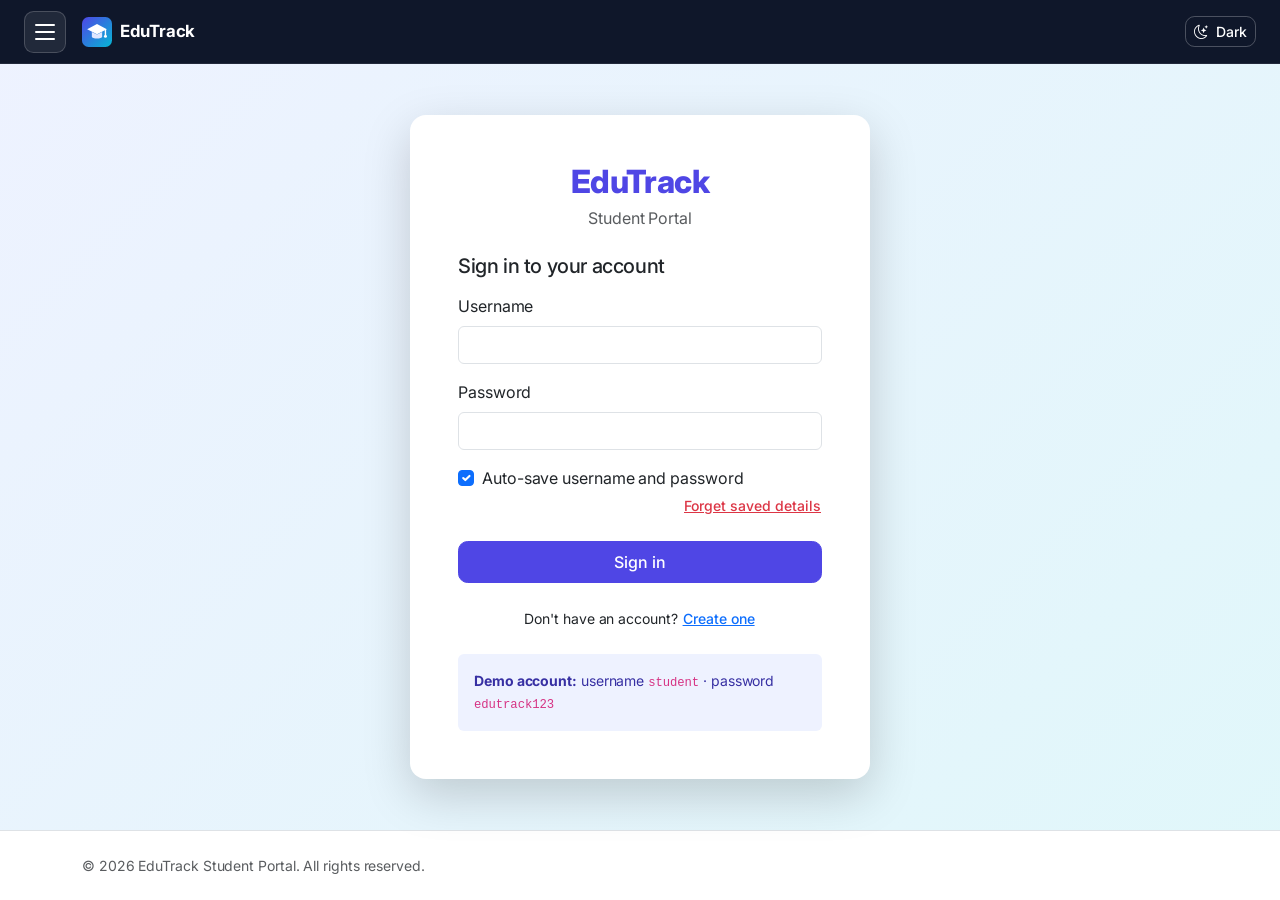
<file: edutrack/chat.html>
<!DOCTYPE html>
<html lang="en">
<head>
  <meta charset="UTF-8">
  <meta name="viewport" content="width=device-width, initial-scale=1.0">
  <meta name="description" content="EduTrack chat: ask the study assistant about tasks, deadlines and course progress in course channels.">
  <meta name="keywords" content="EduTrack, chat, assistant, channels">
  <meta name="author" content="Your Name">
  <title>Chat | EduTrack</title>
  <link rel="icon" type="image/svg+xml" href="assets/logo.svg">
  <script>
    (function () {
      try {
        var t = localStorage.getItem('edutrack.theme') ||
          (window.matchMedia('(prefers-color-scheme: dark)').matches ? 'dark' : 'light');
        document.documentElement.setAttribute('data-bs-theme', t);
      } catch (e) {}
    })();
  </script>
  <link rel="stylesheet" href="https://cdn.jsdelivr.net/npm/bootstrap@5.3.3/dist/css/bootstrap.min.css">
  <link rel="stylesheet" href="https://cdn.jsdelivr.net/npm/bootstrap-icons@1.11.3/font/bootstrap-icons.min.css">
  <link rel="stylesheet" href="css/style.css">
</head>
<body data-protected="true">

  <div id="topbar"></div>

  <div class="app-shell">

    <div class="app-content">
      <main class="container-fluid px-3 px-lg-4 py-4">

        <header class="mb-4">
          <h1 class="h3 mb-1">Study Chat</h1>
          <p class="text-muted mb-0">Ask the assistant about your tasks, deadlines and progress.</p>
        </header>

        <div class="row g-3">
          <div class="col-lg-3">
            <div class="card h-100 shadow-sm">
              <div class="card-header fw-semibold">Channels</div>
              <div class="list-group list-group-flush" id="channel-list"></div>
            </div>
          </div>

          <div class="col-lg-9">
            <div class="card shadow-sm">
              <div class="card-header d-flex flex-wrap justify-content-between align-items-center gap-2">
                <div>
                  <h2 class="h6 mb-0" id="channel-title">#General</h2>
                  <small class="text-muted" id="channel-subtitle">Assistant</small>
                </div>
                <div class="d-flex gap-2">
                  <input type="search" id="chat-search" class="form-control form-control-sm"
                         placeholder="Search messages" aria-label="Search messages">
                  <button id="clear-chat" class="btn btn-outline-danger btn-sm" type="button">Clear</button>
                </div>
              </div>

              <div class="chat-thread" id="chat-thread" role="log" aria-live="polite" aria-label="Messages"></div>

              <div class="px-3 pt-2 small text-muted d-none" id="typing-indicator">Assistant is typing&hellip;</div>

              <div class="px-3 pt-2 pb-1 d-flex flex-wrap gap-2" aria-label="Quick commands">
                <button type="button" class="btn btn-outline-secondary btn-sm" data-command="/tasks">/tasks</button>
                <button type="button" class="btn btn-outline-secondary btn-sm" data-command="/progress">/progress</button>
                <button type="button" class="btn btn-outline-secondary btn-sm" data-command="/help">/help</button>
              </div>

              <form id="chat-form" class="card-footer bg-transparent">
                <div class="input-group">
                  <textarea id="chat-input" class="form-control" rows="1" maxlength="500"
                            placeholder="Type a message (Enter to send, Shift+Enter for a new line)"
                            aria-label="Message"></textarea>
                  <button class="btn btn-primary" type="submit">Send</button>
                </div>
              </form>
            </div>
          </div>
        </div>

      </main>

      <div id="site-footer"></div>
    </div>
  </div>

  <script src="https://cdn.jsdelivr.net/npm/bootstrap@5.3.3/dist/js/bootstrap.bundle.min.js"></script>
  <script src="js/data.js"></script>
  <script src="js/store.js"></script>
  <script src="js/common.js"></script>
  <script src="js/ed.js"></script>
  <script src="js/chat.js"></script>
</body>
</html>
</file>
<file: edutrack/css/style.css>
/* ==========================================================================
   style.css - EduTrack
   Bootstrap 5.3 provides the grid and components and handles light/dark via
   data-bs-theme. This file defines the brand, navigation and page styles.
   ========================================================================== */

@import url('https://fonts.googleapis.com/css2?family=Inter:wght@400;500;600;700;800&display=swap');

:root {
  --edu-primary: #4f46e5;
  --edu-primary-dark: #3730a3;
  --edu-accent: #06b6d4;
  --edu-nav: #0f172a;
  --edu-nav-line: rgba(255, 255, 255, 0.08);
}

body {
  display: flex;
  flex-direction: column;
  min-height: 100vh;
  font-family: 'Inter', system-ui, -apple-system, 'Segoe UI', Roboto, sans-serif;
  letter-spacing: -0.005em;
}

h1, h2, h3, h4, h5, h6 {
  letter-spacing: -0.02em;
}

.btn {
  border-radius: 0.6rem;
  font-weight: 500;
}

.btn-primary {
  background-color: var(--edu-primary);
  border-color: var(--edu-primary);
}

.btn-primary:hover {
  background-color: var(--edu-primary-dark);
  border-color: var(--edu-primary-dark);
}

.card {
  border-radius: 0.9rem;
  border: 1px solid var(--bs-border-color-translucent);
}

/* ---------- Top bar ---------- */

.app-topbar {
  background: var(--edu-nav);
  border-bottom: 1px solid var(--edu-nav-line);
  min-height: 64px;
  z-index: 1030;
}

.app-topbar .navbar-brand {
  color: #fff;
  font-weight: 700;
  font-size: 1.05rem;
}

.app-topbar .navbar-brand:hover {
  color: #fff;
  opacity: 0.9;
}

/* Three-line hamburger; animates into an X when the menu is open */
.hamburger {
  width: 42px;
  height: 42px;
  flex: 0 0 42px;
  display: inline-flex;
  flex-direction: column;
  justify-content: center;
  align-items: center;
  gap: 5px;
  padding: 0;
  background: rgba(255, 255, 255, 0.08);
  border: 1px solid rgba(255, 255, 255, 0.18);
  border-radius: 0.6rem;
  cursor: pointer;
  transition: background-color 0.2s ease;
}

.hamburger:hover {
  background: rgba(255, 255, 255, 0.16);
}

.hamburger span {
  display: block;
  width: 20px;
  height: 2px;
  background: #fff;
  border-radius: 2px;
  transition: transform 0.25s ease, opacity 0.2s ease;
}

.hamburger[aria-expanded="true"] span:nth-child(1) {
  transform: translateY(7px) rotate(45deg);
}

.hamburger[aria-expanded="true"] span:nth-child(2) {
  opacity: 0;
}

.hamburger[aria-expanded="true"] span:nth-child(3) {
  transform: translateY(-7px) rotate(-45deg);
}

.hamburger:focus-visible {
  outline: 3px solid var(--edu-accent);
  outline-offset: 2px;
}

.btn-theme {
  color: #fff;
  background: transparent;
  border: 1px solid rgba(255, 255, 255, 0.25);
}

.btn-theme:hover {
  color: #fff;
  background: rgba(255, 255, 255, 0.12);
}

.user-chip {
  align-items: center;
  gap: 0.4rem;
  color: #e2e8f0;
  font-size: 0.9rem;
  padding: 0.3rem 0.7rem;
  border-radius: 2rem;
  background: rgba(255, 255, 255, 0.08);
}

/* ---------- Navigation panel (off-canvas) ---------- */

.site-menu {
  width: min(340px, 88vw);
}

.site-menu .offcanvas-header {
  border-bottom: 1px solid var(--bs-border-color);
}

.site-menu-list {
  padding: 0.6rem;
}

/* Nested levels are indented with a guide line */
.site-menu-list .site-menu-list {
  margin: 0.15rem 0 0.15rem 0.9rem;
  padding: 0.15rem 0 0.15rem 0.6rem;
  border-left: 1px solid var(--bs-border-color);
}

.site-menu-link {
  display: flex;
  align-items: center;
  gap: 0.7rem;
  width: 100%;
  padding: 0.6rem 0.75rem;
  border: 0;
  border-radius: 0.6rem;
  background: transparent;
  color: var(--bs-body-color);
  font-size: 0.95rem;
  font-weight: 500;
  text-align: left;
  text-decoration: none;
}

.site-menu-link:hover {
  background: var(--bs-tertiary-bg);
  color: var(--bs-body-color);
}

.site-menu-link:focus-visible {
  outline: 3px solid var(--edu-accent);
  outline-offset: -2px;
}

.site-menu-link > i:first-child {
  width: 1.2rem;
  text-align: center;
  font-size: 1.05rem;
  color: var(--bs-secondary-color);
}

.site-menu-link.is-active {
  background: rgba(79, 70, 229, 0.12);
  color: var(--edu-primary);
  font-weight: 600;
}

.site-menu-link.is-active > i:first-child {
  color: var(--edu-primary);
}

.site-menu-link.is-danger {
  color: #dc2626;
}

.site-menu-toggle .chevron {
  margin-left: auto;
  font-size: 0.8rem;
  color: var(--bs-secondary-color);
  transition: transform 0.2s ease;
}

.site-menu-toggle[aria-expanded="true"] {
  background: var(--bs-tertiary-bg);
}

.site-menu-toggle[aria-expanded="true"] .chevron {
  transform: rotate(180deg);
}

/* ---------- Shared page elements ---------- */

.app-content {
  flex: 1 1 auto;
  min-width: 0;
  display: flex;
  flex-direction: column;
}

.app-content > main,
main.page-main {
  flex: 1 0 auto;
}

.eyebrow {
  font-size: 0.78rem;
  font-weight: 700;
  letter-spacing: 0.12em;
  text-transform: uppercase;
  color: var(--edu-primary);
}

[data-bs-theme="dark"] .eyebrow {
  color: #a5b4fc;
}

.hero {
  background:
    radial-gradient(1000px 420px at 0% -10%, rgba(79, 70, 229, 0.12), transparent 60%),
    radial-gradient(800px 380px at 100% 0%, rgba(6, 182, 212, 0.12), transparent 60%);
}

.feature-icon {
  flex: 0 0 44px;
  height: 44px;
  display: inline-flex;
  align-items: center;
  justify-content: center;
  border-radius: 0.75rem;
  background: rgba(79, 70, 229, 0.12);
  color: var(--edu-primary);
  font-size: 1.2rem;
}

[data-bs-theme="dark"] .feature-icon {
  color: #a5b4fc;
}

.lift {
  transition: transform 0.2s ease, box-shadow 0.2s ease;
}

.lift:hover {
  transform: translateY(-4px);
  box-shadow: 0 0.75rem 2rem rgba(15, 23, 42, 0.12) !important;
}

.step-number {
  width: 40px;
  height: 40px;
  flex: 0 0 40px;
  display: inline-flex;
  align-items: center;
  justify-content: center;
  border-radius: 50%;
  background: var(--edu-primary);
  color: #fff;
  font-weight: 700;
}

.app-footer {
  border-top: 1px solid var(--bs-border-color);
  color: var(--bs-secondary-color);
  background: var(--bs-body-bg);
}

.footer-link {
  color: var(--bs-secondary-color);
  text-decoration: none;
}

.footer-link:hover {
  color: var(--edu-primary);
  text-decoration: underline;
}

/* ---------- Workspace: dashboard ---------- */

.stat-card {
  border: none;
  border-radius: 1rem;
}

.stat-label {
  font-size: 0.8rem;
  opacity: 0.9;
  text-transform: uppercase;
  letter-spacing: 0.06em;
}

.stat-value {
  font-size: 2rem;
  font-weight: 700;
  line-height: 1.1;
}

.chart-wrap {
  position: relative;
  height: 300px;
}

.progress {
  height: 1.1rem;
  border-radius: 0.5rem;
}

.progress-bar {
  font-size: 0.72rem;
  background-color: var(--edu-primary);
}

/* ---------- Workspace: tasks ---------- */

.task-card {
  transition: transform 0.15s ease, box-shadow 0.15s ease;
}

.task-card:hover {
  transform: translateY(-3px);
  box-shadow: 0 0.75rem 1.5rem rgba(15, 23, 42, 0.15) !important;
}

/* ---------- Workspace: chat ---------- */

.chat-thread {
  height: 420px;
  overflow-y: auto;
  display: flex;
  flex-direction: column;
  gap: 0.5rem;
  padding: 1rem;
}

.chat-day {
  text-align: center;
  font-size: 0.75rem;
  color: var(--bs-secondary-color);
  margin: 0.5rem 0;
}

.chat-day span {
  background: var(--bs-tertiary-bg);
  padding: 0.15rem 0.7rem;
  border-radius: 1rem;
}

.chat-row {
  display: flex;
}

.chat-row.mine {
  justify-content: flex-end;
}

.chat-bubble {
  max-width: 78%;
  padding: 0.5rem 0.75rem;
  border-radius: 1rem;
}

.chat-row.mine .chat-bubble {
  border-bottom-right-radius: 0.25rem;
}

.chat-row.theirs .chat-bubble {
  border-bottom-left-radius: 0.25rem;
}

.chat-text {
  white-space: pre-wrap;
  word-break: break-word;
}

.chat-time {
  font-size: 0.7rem;
  opacity: 0.75;
  text-align: right;
}

/* ---------- Sign-in page ---------- */

.auth-body {
  background: linear-gradient(135deg, #eef2ff 0%, #e0f7fa 100%);
}

[data-bs-theme="dark"] .auth-body {
  background: linear-gradient(135deg, #1e1b4b 0%, #0c4a6e 100%);
}

.auth-card {
  max-width: 460px;
  margin: 0 auto;
  border: none;
  border-radius: 1rem;
}

.brand-title {
  color: var(--edu-primary);
  font-weight: 800;
  letter-spacing: -0.02em;
}

[data-bs-theme="dark"] .brand-title {
  color: #a5b4fc;
}

.demo-hint {
  background: #eef2ff;
  color: var(--edu-primary-dark);
}

[data-bs-theme="dark"] .demo-hint {
  background: rgba(79, 70, 229, 0.2);
  color: #c7d2fe;
}

/* ---------- Responsive and accessibility ---------- */

@media (max-width: 575.98px) {
  .stat-value {
    font-size: 1.5rem;
  }

  .auth-card .card-body {
    padding: 1.5rem !important;
  }

  .chat-bubble {
    max-width: 90%;
  }
}

:focus-visible {
  outline: 3px solid var(--edu-accent);
  outline-offset: 2px;
}

@media (prefers-reduced-motion: reduce) {
  *,
  *::before,
  *::after {
    transition-duration: 0.01ms !important;
  }
}

/* ==========================================================================
   Course navigation bar
   ========================================================================== */
.course-pill {
  display: inline-flex;
  align-items: center;
  white-space: nowrap;
  padding: 0.4rem 0.9rem;
  border-radius: 2rem;
  border: 1px solid var(--bs-border-color);
  background: transparent;
  color: var(--bs-body-color);
  font-size: 0.9rem;
  font-weight: 500;
  transition: background-color 0.15s ease, border-color 0.15s ease;
}

.course-pill:hover {
  background: var(--bs-tertiary-bg);
}

.course-pill.active {
  background: var(--edu-primary);
  border-color: var(--edu-primary);
  color: #fff;
}

.course-pill .count {
  margin-left: 0.4rem;
  font-size: 0.75rem;
  padding: 0.05rem 0.45rem;
  border-radius: 1rem;
  background: var(--bs-tertiary-bg);
  color: var(--bs-body-color);
}

.course-pill.active .count {
  background: rgba(255, 255, 255, 0.22);
  color: #fff;
}

.course-pills {
  overflow-x: auto;
  padding-bottom: 0.25rem;
}

.course-search {
  min-width: 260px;
}

/* ==========================================================================
   Profile page
   ========================================================================== */
.avatar {
  width: 88px;
  height: 88px;
  border-radius: 50%;
  display: flex;
  align-items: center;
  justify-content: center;
  background: var(--edu-primary);
  color: #fff;
  font-size: 1.75rem;
  font-weight: 700;
}

.profile-details dt {
  color: var(--bs-secondary-color);
  font-weight: 600;
  margin-top: 0.75rem;
}

.profile-details dd {
  margin-bottom: 0;
}

.profile-details dt:first-child {
  margin-top: 0;
}

.page-header h1 {
  font-weight: 700;
}


/* ==========================================================================
   Top bar links (Home, Courses, Tasks, Profile)
   ========================================================================== */
.top-link {
  color: #cbd5e1;
  padding: 0.45rem 0.8rem;
  border-radius: 0.5rem;
  font-size: 0.92rem;
  font-weight: 500;
  text-decoration: none;
  transition: color 0.15s ease, background-color 0.15s ease;
}

.top-link:hover {
  color: #fff;
  background: rgba(255, 255, 255, 0.08);
}

.top-link.is-active {
  color: #fff;
  background: rgba(255, 255, 255, 0.16);
  font-weight: 600;
}

.top-link:focus-visible {
  outline: 3px solid var(--edu-accent);
  outline-offset: 2px;
}

.course-picker {
  min-width: 240px;
}

/* Top bar dropdown menus (Courses, Tasks) */
button.top-link {
  background: transparent;
  border: 0;
}

.top-dropdown {
  min-width: 17rem;
  padding: 0.4rem;
  border-radius: 0.75rem;
  box-shadow: 0 0.75rem 2rem rgba(15, 23, 42, 0.25);
}

.top-dropdown .dropdown-item {
  border-radius: 0.5rem;
  font-size: 0.92rem;
}

/* ==========================================================================
   Mobile friendly: phones and small tablets
   Everything the laptop can do works on a phone. Touch targets are at least
   about 44px, form fields are 16px so iPhones do not zoom in, the course table
   turns into a card per course, and the Ask Ed button does not hide content.
   ========================================================================== */

@media (max-width: 767.98px) {
  .btn { min-height: 44px; }
  .btn-sm { min-height: 40px; padding: 0.4rem 0.75rem; font-size: 0.92rem; }
  .form-control,
  .form-select { min-height: 44px; font-size: 16px; }
  .btn-close { width: 44px; height: 44px; }
  .btn-theme { min-width: 44px; min-height: 44px; display: inline-flex; align-items: center; justify-content: center; }
  .hamburger { width: 46px; height: 46px; }
  .site-menu-link { min-height: 46px; }
  .top-link { min-height: 44px; display: inline-flex; align-items: center; }
  .course-pill { min-height: 42px; }
  .list-group-item { min-height: 44px; }
  .chat-bubble { max-width: 92%; }

  /* Leave room above the floating Ask Ed button so it never hides a button */
  main { padding-bottom: 5.5rem !important; }
  .ed-fab { width: 54px; height: 54px; right: 1rem; bottom: 1rem; }
  .ed-panel { right: 0.75rem; left: 0.75rem; width: auto; bottom: 5.5rem; height: min(540px, calc(100vh - 7rem)); }

  /* Course table becomes one stacked card per course */
  section[aria-label="Course list"] thead { display: none; }
  section[aria-label="Course list"] table,
  section[aria-label="Course list"] tbody { display: block; width: 100%; }
  section[aria-label="Course list"] tbody tr {
    display: block;
    padding: 0.9rem 1rem;
    border-bottom: 1px solid var(--bs-border-color);
  }
  section[aria-label="Course list"] tbody tr:last-child { border-bottom: 0; }
  section[aria-label="Course list"] tbody td {
    display: block !important;
    border: 0;
    padding: 0.25rem 0;
    text-align: left !important;
    white-space: normal;
  }
  section[aria-label="Course list"] tbody td[data-label]::before {
    content: attr(data-label);
    display: block;
    font-size: 0.72rem;
    font-weight: 600;
    letter-spacing: 0.05em;
    text-transform: uppercase;
    color: var(--bs-secondary-color);
  }
  section[aria-label="Course list"] tbody td[data-label="Code"] { font-size: 1.05rem; }
  section[aria-label="Course list"] tbody td[data-label="Actions"] {
    display: flex !important;
    gap: 0.5rem;
    margin-top: 0.6rem;
  }
  section[aria-label="Course list"] tbody td[data-label="Actions"] .btn { flex: 1 1 0; }
  section[aria-label="Course list"] tbody td[data-label="Actions"]::before { display: none; }
  section[aria-label="Course list"] .table-responsive { overflow: visible; }
}

/* Tasks filters: a tidy 2 by 2 grid on phones instead of a wrapped row */
@media (max-width: 575.98px) {
  .btn-group.flex-wrap {
    display: grid;
    grid-template-columns: 1fr 1fr;
    gap: 0.5rem;
    width: 100%;
  }
  .btn-group.flex-wrap > .btn {
    border-radius: 0.6rem !important;
    margin: 0 !important;
  }
  .course-subnav .card-body { padding: 1rem; }
}

/* Study Chat on phones: channels become a scrollable row so messages show first */
@media (max-width: 991.98px) {
  #channel-list {
    display: flex;
    flex-direction: row;
    overflow-x: auto;
    flex-wrap: nowrap;
  }
  #channel-list .list-group-item {
    flex: 0 0 auto;
    width: 180px;
    border-width: 0 1px 0 0;
  }
  #channel-list .list-group-item small {
    display: block;
    white-space: nowrap;
    overflow: hidden;
    text-overflow: ellipsis;
  }
}
</file>
